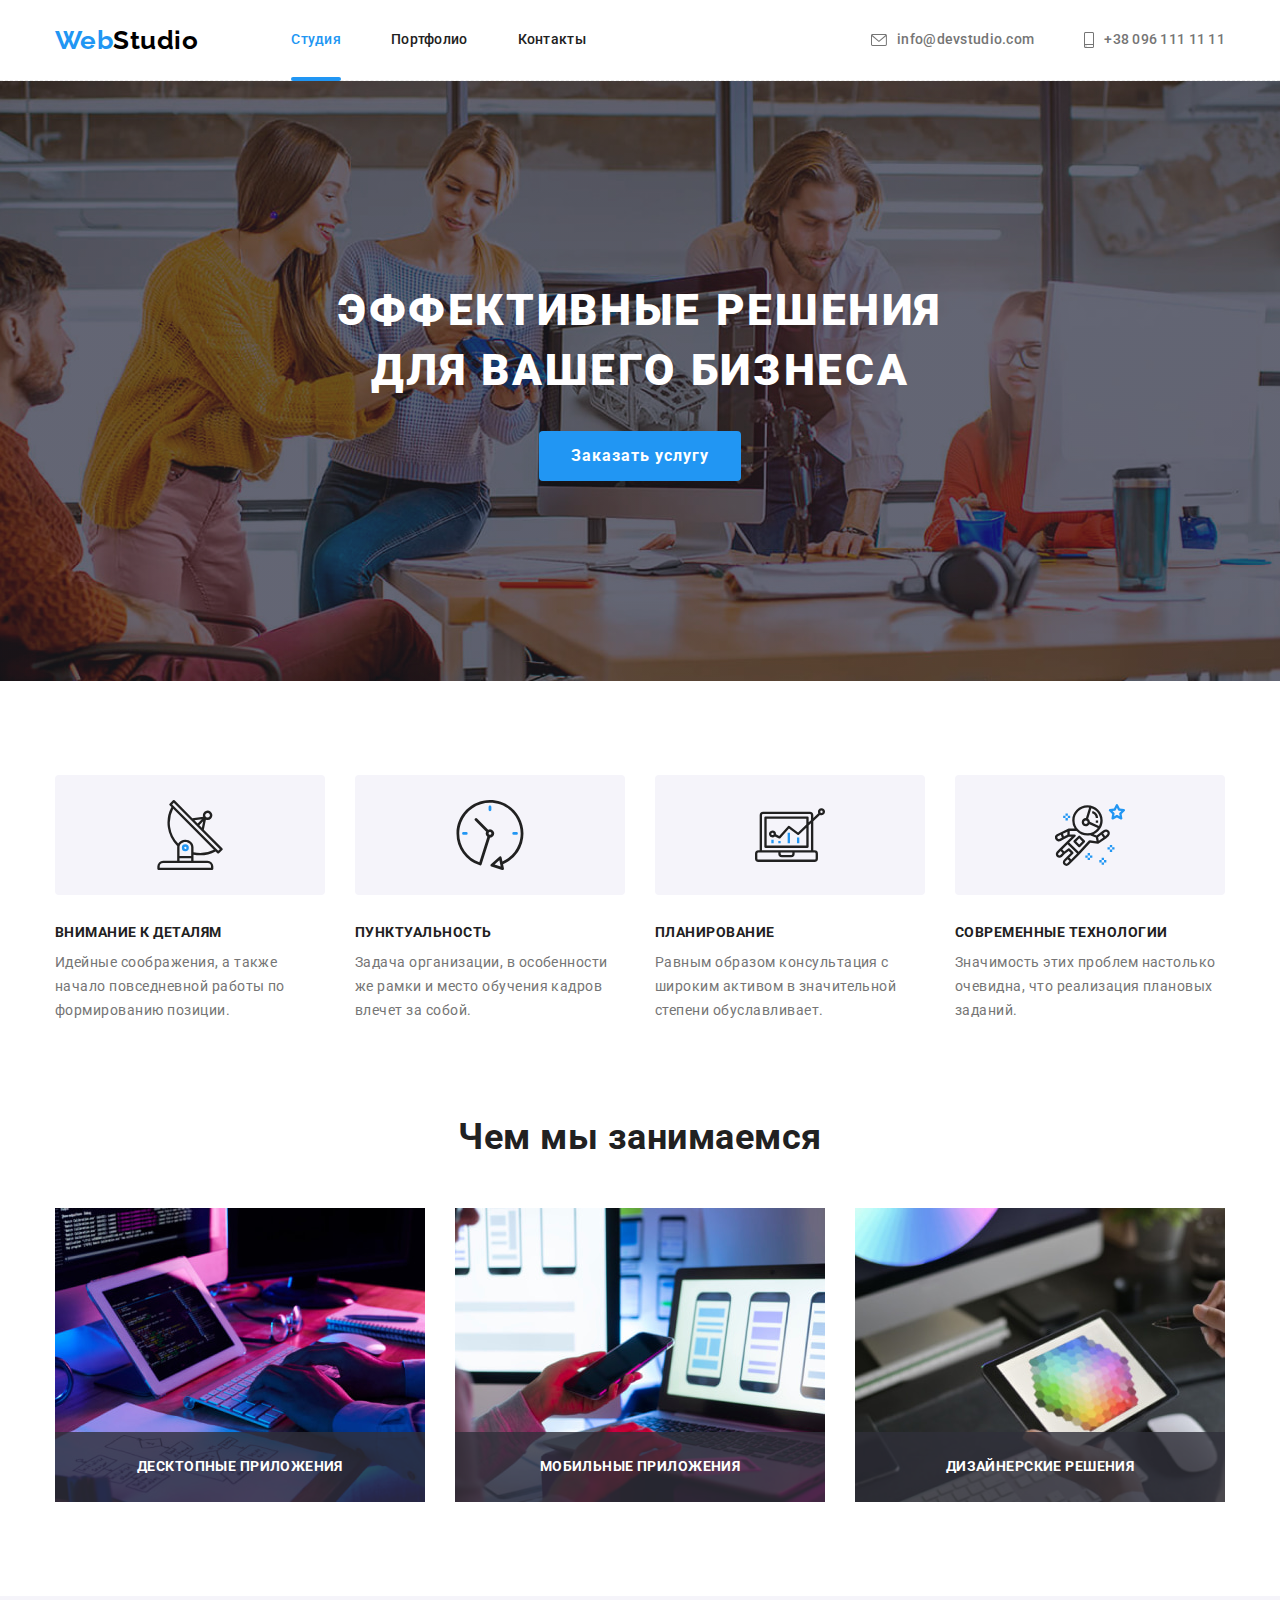
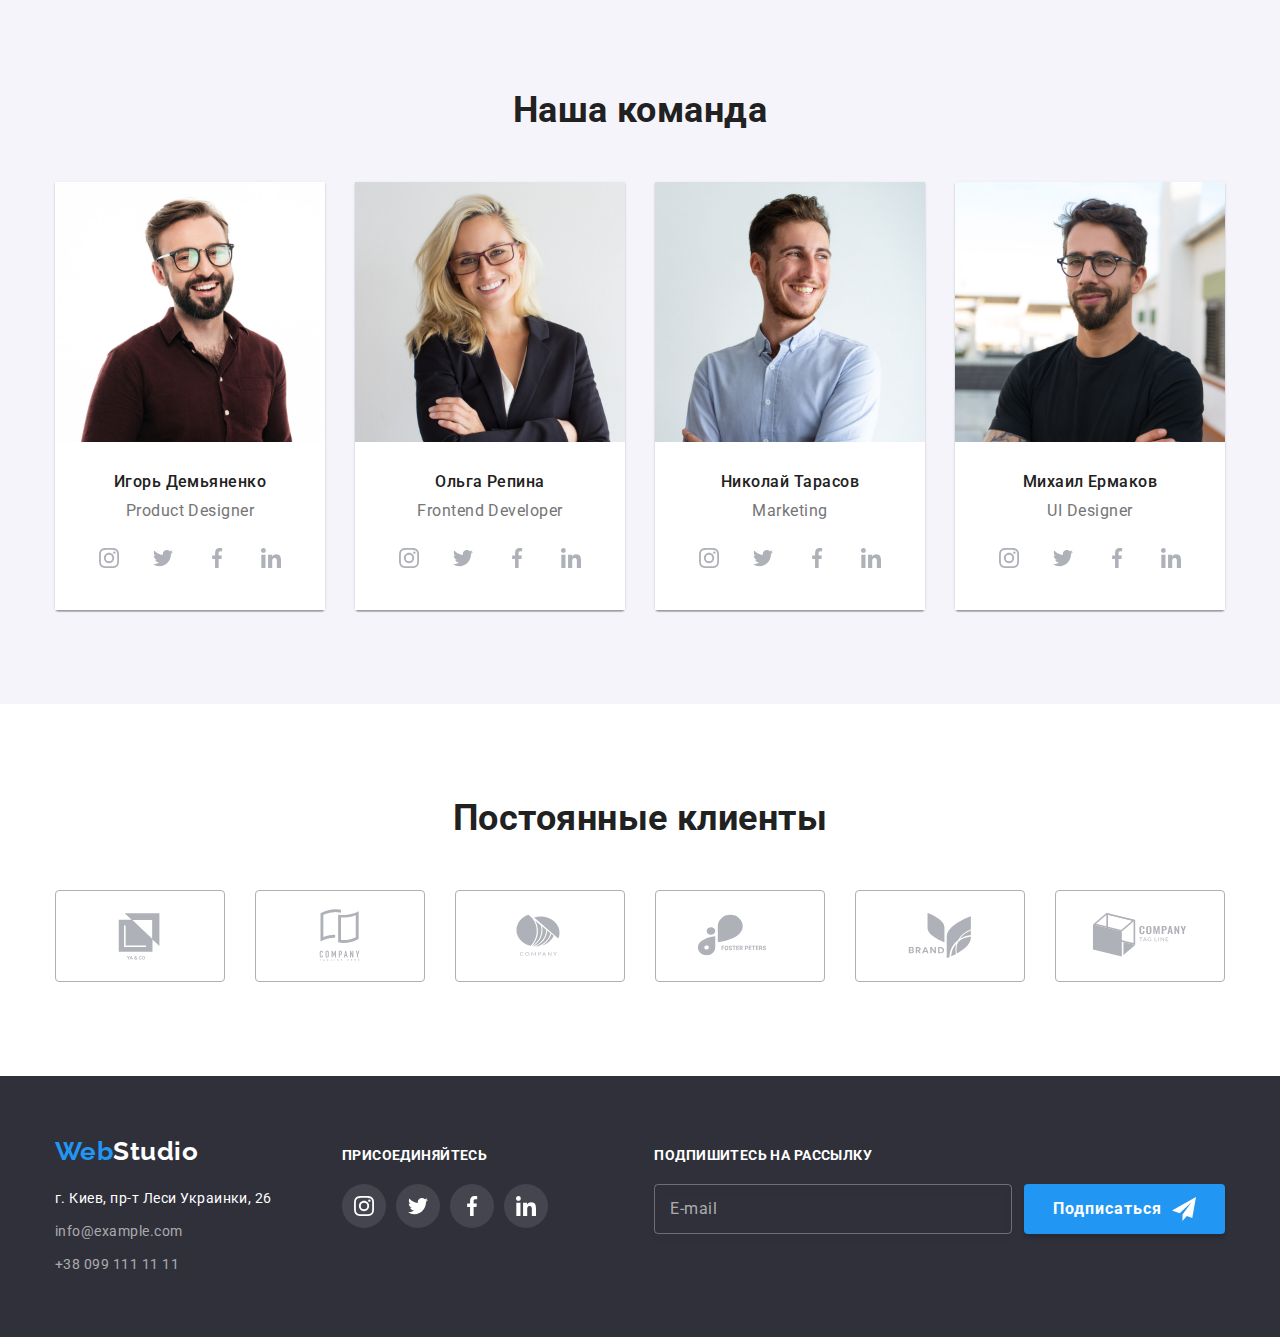
<file: index.html>
<!DOCTYPE html>
<html lang="ru">
<head>
    <meta charset="UTF-8">
    <meta http-equiv="X-UA-Compatible" content="IE=edge">
    <meta name="viewport" content="width=device-width, initial-scale=1.0">
    <title>Home work</title>
    <link rel="preconnect" href="https://fonts.googleapis.com">
    <link rel="preconnect" href="https://fonts.gstatic.com" crossorigin>
    <link href="https://fonts.googleapis.com/css2?family=Raleway:wght@700&family=Roboto:wght@400;500;700;900&display=swap"
        rel="stylesheet">
        <link rel="stylesheet" href="https://cdn.jsdelivr.net/npm/modern-normalize@1.1.0/modern-normalize.min.css">
    <link rel="stylesheet" href="./css/styles.css">
</head>
<body>
    <header class="header">
        <div class="container header-container">
            <a class="logo link" href="./index.html">Web<span class="logo-primary">Studio</span></a>
            <nav>
                <ul class="nav-list list">
                    <li class="nav-item"><a class="nav-link current link" href="./index.html">Студия</a></li>
                    <li class="nav-item"><a class="nav-link link" href="./portfolio.html">Портфолио</a></li>
                    <li class="nav-item"><a class="nav-link link" href="">Контакты</a></li>
                </ul>
            </nav>
            <ul class="header-contact-list list">
                <li class="header-contact-item">
                    <a class="header-contact link" href="mailto:info@devstudio.com">
                        <svg class="mail-icon" width="16" height="12">
                        <use href="./images/icons.svg#icon-mail"></use>
                        </svg>
                        info@devstudio.com
                    </a>
                </li>
                <li class="header-contact-item">
                    <a class="header-contact link" href="tel:+380961111111">
                        <svg class="smartphone-icon" width="10" height="16">
                        <use href="./images/icons.svg#icon-smartphone"></use>
                        </svg>
                        +38 096 111 11 11
                    </a>
                </li>
            </ul>
        </div>
    </header>
    <main>
        <section class="hero">
            <div class="container">
                <h1 class="hero-title">Эффективные решения для вашего бизнеса</h1>
                <button class="service-btn" data-modal-open type="button">Заказать услугу</button>
            </div>
        </section>
        <section class="section">
            <div class="container">
                <h2 class="visually-hidden">Преимущества компании</h2>
                <ul class="features-list list">
                    <li class="features-item">
                        <div class="features-icon">
                            <svg width="70" height="70">
                                <use href="./images/icons.svg#icon-antenna"></use>
                            </svg>
                        </div>
                        <h3 class="features-title">Внимание к деталям</h3>
                        <p class="features-text">Идейные соображения, а также начало повседневной работы по формированию позиции.</p>
                    </li>
                    <li class="features-item">
                        <div class="features-icon">
                            <svg width="70" height="70">
                                <use href="./images/icons.svg#icon-clock"></use>
                            </svg>
                        </div>
                        <h3 class="features-title">Пунктуальность</h3>
                        <p class="features-text">Задача организации, в особенности же рамки и место обучения кадров влечет за собой.</p>
                    </li>
                    <li class="features-item">
                        <div class="features-icon">
                            <svg width="70" height="70">
                                <use href="./images/icons.svg#icon-diagram"></use>
                            </svg>
                        </div>
                        <h3 class="features-title">Планирование</h3>
                        <p class="features-text">Равным образом консультация с широким активом в значительной степени обуславливает.</p>
                    </li>
                    <li class="features-item">
                        <div class="features-icon">
                            <svg width="70" height="70">
                                <use href="./images/icons.svg#icon-astronaut"></use>
                            </svg>
                        </div>
                        <h3 class="features-title">Современные технологии</h3>
                        <p class="features-text">Значимость этих проблем настолько очевидна, что реализация плановых заданий.</p>
                    </li>
                </ul>
        </div>
        </section>
        <section class="services section">
            <div class="container">
                <h2 class="services-title">Чем мы занимаемся</h2>
                <ul class="services-list list">
                    <li class="services-item"><img src="./images/img-1.jpg" alt="Разработка сайтов" width="370">
                        <div class="services-wrapper">
                            <h3 class="services-subtitle">Десктопные приложения</h3>
                        </div>
                    </li>
                    <li class="services-item"><img src="./images/img-2.jpg" alt="Разработка мобильных приложений" width="370">
                        <div class="services-wrapper">
                            <h3 class="services-subtitle">Мобильные приложения</h3>
                        </div>
                    </li>
                    <li class="services-item"><img src="./images/img-3.jpg" alt="Разработка дизайна проекта" width="370">
                        <div class="services-wrapper">
                            <h3 class="services-subtitle">Дизайнерские решения</h3>
                        </div>
                    </li>
                </ul>
            </div>
        </section>
        <section class="team section">
            <div class="container">
                <h2 class="team-title">Наша команда</h2>
                <ul class="team-list list">
                    <li class="team-item">
                        <img src="./images/team-img-1.jpg" alt="Игорь Демьяненко" width="270">
                        <div class="team-wrapper">
                            <h3 class="team-subtitle">Игорь Демьяненко</h3>
                            <p class="team-text">Product Designer</p>
                            <ul class="socials-list list">
                                <li class="socials-item">
                                    <a class="socials-link" href="">
                                        <svg class="socials-icon"  width="20" height="20">
                                            <use href="./images/icons.svg#icon-instagram"></use>
                                        </svg>
                                    </a>
                                </li>
                                <li class="socials-item">
                                    <a class="socials-link" href="">
                                        <svg class="socials-icon" width="20" height="20">
                                            <use href="./images/icons.svg#icon-twitter"></use>
                                        </svg>
                                    </a>
                                </li>
                                <li class="socials-item">
                                    <a class="socials-link" href="">
                                        <svg class="socials-icon" width="20" height="20">
                                            <use href="./images/icons.svg#icon-facebook"></use>
                                        </svg>
                                    </a>
                                </li>
                                <li class="socials-item">
                                    <a class="socials-link" href="">
                                        <svg class="socials-icon" width="20" height="20">
                                            <use href="./images/icons.svg#icon-linkedin"></use>
                                        </svg>
                                    </a>
                                </li>
                            </ul>
                        </div>
                    </li>
                    <li class="team-item">
                        <img src="./images/team-img-2.jpg" alt="Ольга Репина" width="270">
                        <div class="team-wrapper">
                            <h3 class="team-subtitle">Ольга Репина</h3>
                            <p class="team-text">Frontend Developer</p>
                            <ul class="socials-list list">
                                <li class="socials-item">
                                    <a class="socials-link" href="">
                                        <svg class="socials-icon"  width="20" height="20">
                                            <use href="./images/icons.svg#icon-instagram"></use>
                                        </svg>
                                    </a>
                                </li>
                                <li class="socials-item">
                                    <a class="socials-link" href="">
                                        <svg class="socials-icon"  width="20" height="20">
                                            <use href="./images/icons.svg#icon-twitter"></use>
                                        </svg>
                                    </a>
                                </li>
                                <li class="socials-item">
                                    <a class="socials-link" href="">
                                        <svg class="socials-icon"  width="20" height="20">
                                            <use href="./images/icons.svg#icon-facebook"></use>
                                        </svg>
                                    </a>
                                </li>
                                <li class="socials-item">
                                    <a class="socials-link" href="">
                                        <svg class="socials-icon"  width="20" height="20">
                                            <use href="./images/icons.svg#icon-linkedin"></use>
                                        </svg>
                                    </a>
                                </li>
                            </ul>
                        </div>
                    </li>
                    <li class="team-item">
                        <img src="./images/team-img-3.jpg" alt="Николай Тарасов" width="270">
                        <div class="team-wrapper">
                            <h3 class="team-subtitle">Николай Тарасов</h3>
                            <p class="team-text">Marketing</p>
                            <ul class="socials-list list">
                                <li class="socials-item">
                                    <a class="socials-link" href="">
                                        <svg class="socials-icon"  width="20" height="20">
                                            <use href="./images/icons.svg#icon-instagram"></use>
                                        </svg>
                                    </a>
                                </li>
                                <li class="socials-item">
                                    <a class="socials-link" href="">
                                        <svg class="socials-icon"  width="20" height="20">
                                            <use href="./images/icons.svg#icon-twitter"></use>
                                        </svg>
                                    </a>
                                </li>
                                <li class="socials-item">
                                    <a class="socials-link" href="">
                                        <svg class="socials-icon"  width="20" height="20">
                                            <use href="./images/icons.svg#icon-facebook"></use>
                                        </svg>
                                    </a>
                                </li>
                                <li class="socials-item">
                                    <a class="socials-link" href="">
                                        <svg class="socials-icon"  width="20" height="20">
                                            <use href="./images/icons.svg#icon-linkedin"></use>
                                        </svg>
                                    </a>
                                </li>
                            </ul>
                        </div>
                    </li>
                    <li class="team-item">
                        <img src="./images/team-img-4.jpg" alt="Михаил Ермаков" width="270">
                        <div class="team-wrapper">
                            <h3 class="team-subtitle">Михаил Ермаков</h3>
                            <p class="team-text">UI Designer</p>
                            <ul class="socials-list list">
                                <li class="socials-item">
                                    <a class="socials-link" href="">
                                        <svg class="socials-icon"  width="20" height="20">
                                            <use href="./images/icons.svg#icon-instagram"></use>
                                        </svg>
                                    </a>
                                </li>
                                <li class="socials-item">
                                    <a class="socials-link" href="">
                                        <svg class="socials-icon"  width="20" height="20">
                                            <use href="./images/icons.svg#icon-twitter"></use>
                                        </svg>
                                    </a>
                                </li>
                                <li class="socials-item">
                                    <a class="socials-link" href="">
                                        <svg class="socials-icon"  width="20" height="20">
                                            <use href="./images/icons.svg#icon-facebook"></use>
                                        </svg>
                                    </a>
                                </li>
                                <li class="socials-item">
                                    <a class="socials-link" href="">
                                        <svg class="socials-icon"  width="20" height="20">
                                            <use href="./images/icons.svg#icon-linkedin"></use>
                                        </svg>
                                    </a>
                                </li>
                            </ul>
                        </div>
                    </li>
                </ul>
            </div>
        </section>
        <section class="section">
            <div class="container">
                <h2 class="clients-title">Постоянные клиенты</h2>
                <ul class="clients-list list">
                    <li class="clients-item">
                        <a class="clients-link" href="">
                            <svg class="clients-icon" width="106" height="60">
                            <use href="./images/icons.svg#icon-client-1"></use>
                            </svg>
                        </a>
                    </li>
                    <li class="clients-item"><a class="clients-link" href="">
                        <svg class="clients-icon" width="106" height="60">
                            <use href="./images/icons.svg#icon-client-2"></use>
                        </svg>
                    </a></li>
                    <li class="clients-item"><a class="clients-link" href="">
                        <svg class="clients-icon" width="106" height="60">
                            <use href="./images/icons.svg#icon-client-3"></use>
                        </svg>
                    </a></li>
                    <li class="clients-item"><a class="clients-link" href="">
                        <svg class="clients-icon" width="106" height="60">
                            <use href="./images/icons.svg#icon-client-4"></use>
                        </svg>
                    </a></li>
                    <li class="clients-item"><a  class="clients-link" href="">
                        <svg class="clients-icon" width="106" height="60">
                            <use href="./images/icons.svg#icon-client-5"></use>
                        </svg>
                    </a></li>
                    <li class="clients-item"><a class="clients-link" href="">
                        <svg class="clients-icon" width="106" height="60">
                            <use href="./images/icons.svg#icon-client-6"></use>
                        </svg>
                    </a></li>
                </ul>
            </div>
        </section>
    </main>

    <footer class="footer">
        <div class="footer-adress container">
            <div>
                <a class="footer-logo link" href="/">Web<span class="logo-secondary">Studio</span></a>
                <address>
                    <ul class="list">
                        <li class="footer-contact-item"><a class="adress-link link"
                                href="https://www.google.com.ua/maps/place/%D0%B1%D1%83%D0%BB.+%D0%9B%D0%B5%D1%81%D0%B8+%D0%A3%D0%BA%D1%80%D0%B0%D0%B8%D0%BD%D0%BA%D0%B8,+26,+%D0%9A%D0%B8%D0%B5%D0%B2,+02000/@50.4265841,30.5361971,17z/data=!3m1!4b1!4m5!3m4!1s0x40d4cf0e033ecbe9:0x57a4dffefec77da0!8m2!3d50.4265807!4d30.5383858?hl=ru">г.
                                Киев, пр-т Леси Украинки, 26</a></li>
                        <li class="footer-contact-item"><a class="footer-contact link"
                                href="mailto:info@example.com">info@example.com</a></li>
                        <li class="footer-contact-item"><a class="footer-contact link" href="tel:+380991111111">+38 099 111 11 11</a>
                        </li>
                    </ul>
                </address>
            </div>
            <div class="footer-socials">
                <address>
                    <b class="footer-subtitle">присоединяйтесь</b>
                    <ul class="footer-socials-list list">
                        <li class="footer-socials-item">
                            <a class="footer-socials-link" href="">
                                <svg class="footer-socials-icon" width="20" height="20">
                                    <use href="./images/icons.svg#icon-instagram"></use>
                                </svg>
                            </a>
                        </li>
                        <li class="footer-socials-item">
                            <a class="footer-socials-link" href="">
                                <svg class="footer-socials-icon" width="20" height="20">
                                    <use href="./images/icons.svg#icon-twitter"></use>
                                </svg>
                            </a>
                        </li>
                        <li class="footer-socials-item">
                            <a class="footer-socials-link" href="">
                                <svg class="footer-socials-icon" width="20" height="20">
                                    <use href="./images/icons.svg#icon-facebook"></use>
                                </svg>
                            </a>
                        </li>
                        <li class="footer-socials-item">
                            <a class="footer-socials-link" href="">
                                <svg class="footer-socials-icon" width="20" height="20">
                                    <use href="./images/icons.svg#icon-linkedin"></use>
                                </svg>
                            </a>
                        </li>
                    </ul>
                </address>
            </div>

            <form class="footer-form">
                <b class="footer-subtitle">Подпишитесь на рассылку</b>
                <div class="footer-form-wrapper">
                    <div class="form-wrapper">
                        <input class="form" type="email" name="email" id="email" placeholder=" ">
                        <label class="form-label" for="email">E-mail</label>
                    </div>
                    <button class="footer-btn" type="submit">
                        Подписаться
                        <svg class="footer-btn-icon" width="24" height="24">
                            <use href="./images/icons.svg#icon-send"></use>
                        </svg>
                    </button>
                </div>
            </form>
             
        </div>
    </footer>
    
    <div class="backdrop is-hidden" data-modal>
        <div class="modal">
            <button class="close-btn" data-modal-close>
                <svg class="close-modal" width="11" height="11">
                    <use href="./images/icons.svg#close-modal"></use>
                </svg>
            </button>
            <b class="modal-subtitle">Оставьте свои данные, мы вам перезвоним</b>
            <form class="modal-form">
                <label class="modal-label" for="user-name">
                    Имя
                </label>
                <div class="modal-input-wrapper">
                    <input class="modal-input" type="text" name="user-name" id="user-name">
                    <svg class="modal-input-icon" width="18" height="18">
                        <use href="./images/icons.svg#icon-person"></use>
                    </svg>
                </div>
                <label class="modal-label" for="user-phone">
                    Телефон
                </label>
                <div class="modal-input-wrapper">
                    <input class="modal-input" type="tel" name="phone-number" id="user-phone">
                    <svg class="modal-input-icon" width="18" height="18">
                        <use href="./images/icons.svg#icon-phone"></use>
                    </svg>
                </div>
                <label class="modal-label" for="user-email">
                    Почта
                </label>
                <div class="modal-input-wrapper">
                    <input class="modal-input" type="email" name="email" id="user-email">
                    <svg class="modal-input-icon" width="18" height="18">
                        <use href="./images/icons.svg#icon-email"></use>
                    </svg>
                </div>
                <label class="modal-label" for="comment">
                    Комментарий
                </label>
                <textarea class="modal-comment" name="comment" id="comment" placeholder="Введите текст"></textarea>
                
                <label class="checkbox-label">
                    <input class="checkbox visually-hidden" type="checkbox" name="user-agreement ">
                    <svg class="checkbox-icon" width="16" height="15">
                        <use href="./images/icons.svg#icon-check"></use>
                    </svg>
                    Соглашаюсь с рассылкой и принимаю <a class="modal-link" href="">Условия договора</a>
                </label>
                <button class="modal-btn" type="submit">Отправить</button>
            </form>
        </div>
    </div>
    <script src="./js/modal.js"></script>
</body>
</html>
</file>
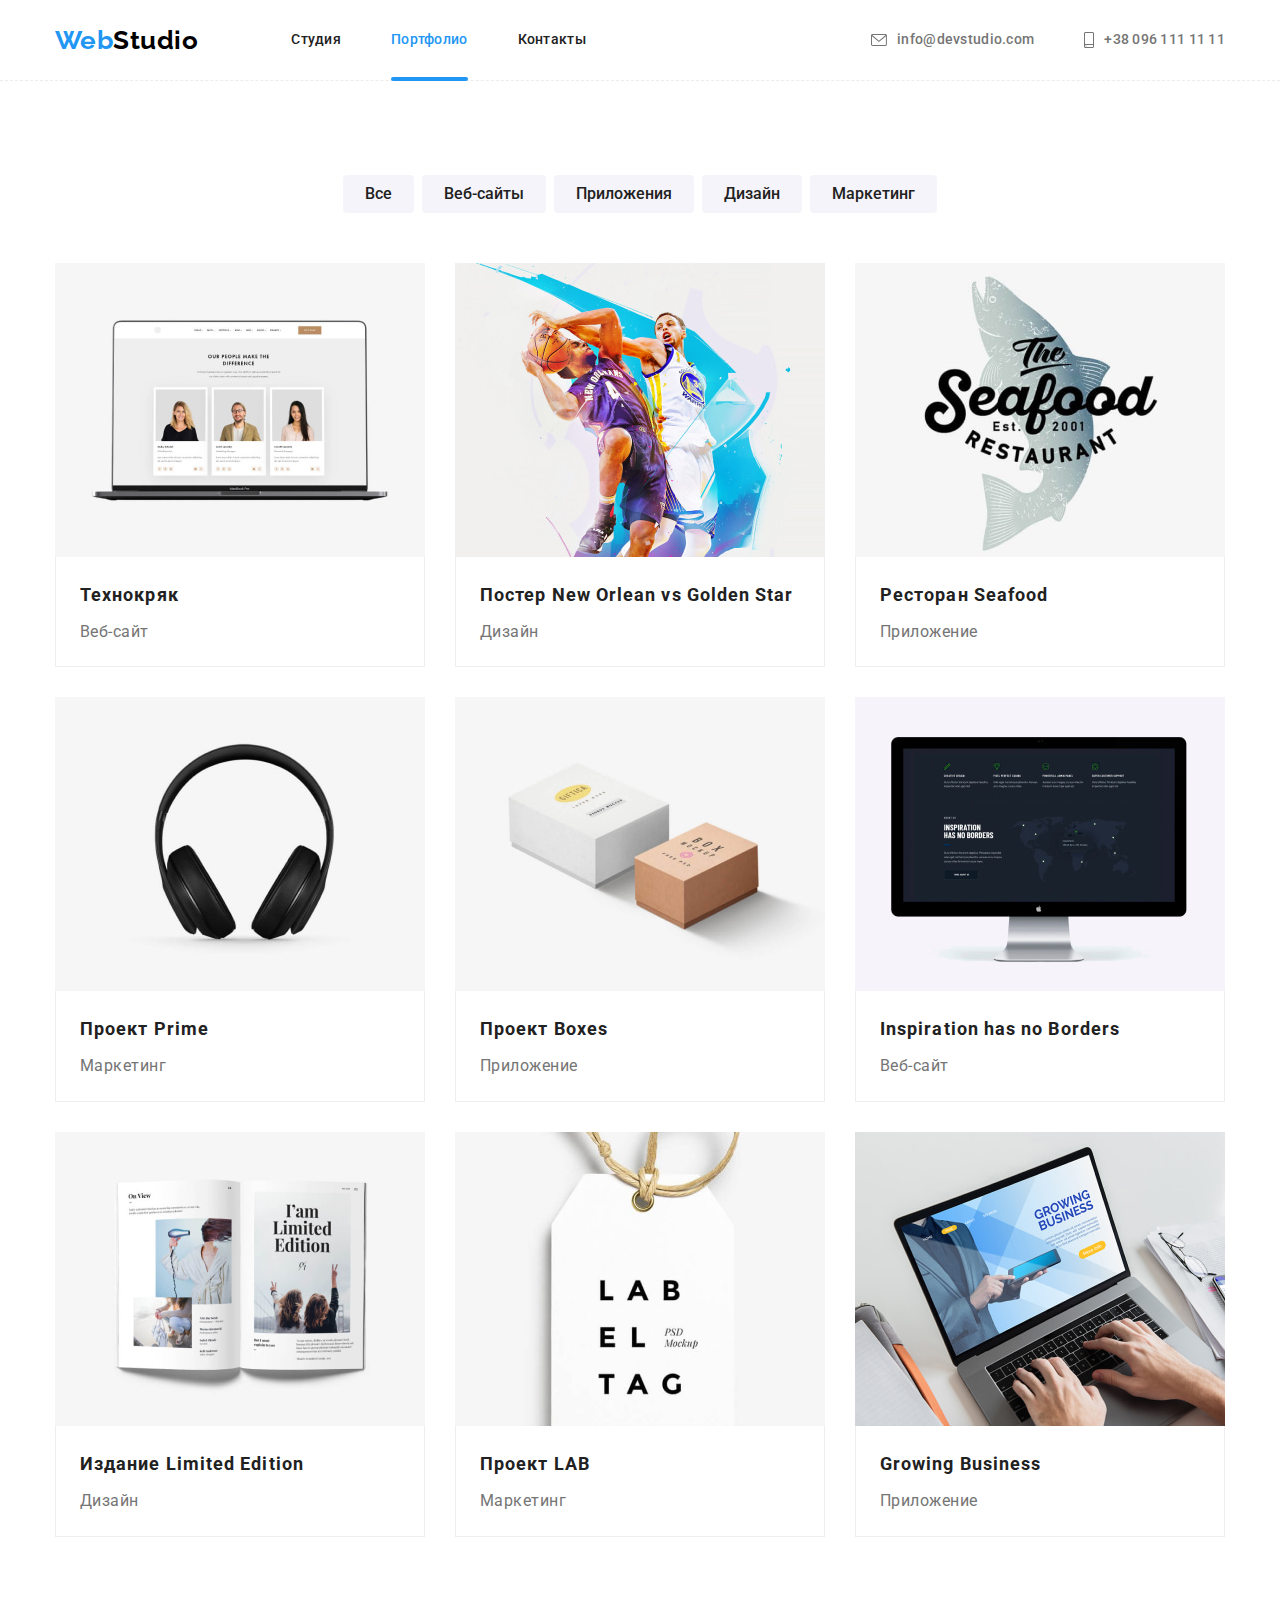
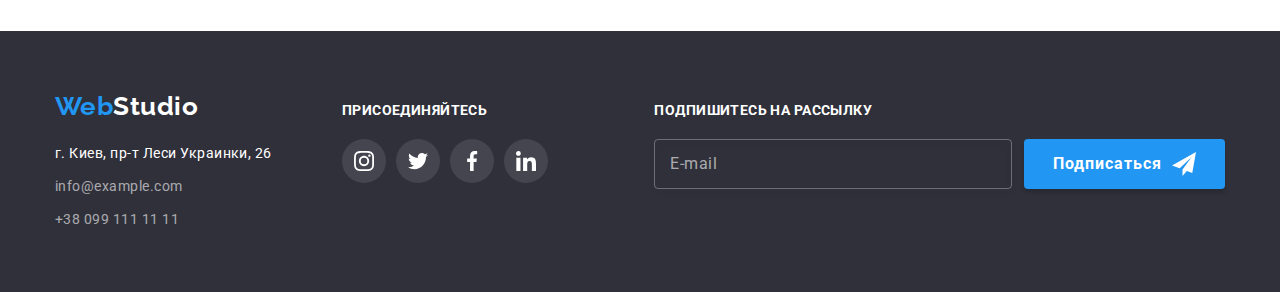
<file: portfolio.html>
<!DOCTYPE html>
<html lang="ru">

<head>
    <meta charset="UTF-8">
    <meta http-equiv="X-UA-Compatible" content="IE=edge">
    <meta name="viewport" content="width=device-width, initial-scale=1.0">
    <title>Home work</title>
    <link rel="preconnect" href="https://fonts.googleapis.com">
    <link rel="preconnect" href="https://fonts.gstatic.com" crossorigin>
    <link href="https://fonts.googleapis.com/css2?family=Raleway:wght@700&family=Roboto:wght@400;500;700;900&display=swap"
        rel="stylesheet">
    <link rel="stylesheet" href="https://cdn.jsdelivr.net/npm/modern-normalize@1.1.0/modern-normalize.min.css">
        
    <link rel="stylesheet" href="./css/styles.css">
</head>

<body>
    <header class="header">
        <div class="container header-container">
            <a class="logo link" href="./index.html">Web<span class="logo-primary">Studio</span></a>
            <nav>
                <ul class="nav-list list">
                    <li class="nav-item"><a class="nav-link link" href="./index.html">Студия</a></li>
                    <li class="nav-item"><a class="nav-link current link" href="./portfolio.html">Портфолио</a></li>
                    <li class="nav-item"><a class="nav-link link" href="">Контакты</a></li>
                </ul>
            </nav>
            <ul class="header-contact-list list">
                <li class="header-contact-item">
                    <a class="header-contact link" href="mailto:info@devstudio.com">
                        <svg class="mail-icon" width="16" height="12">
                            <use href="./images/icons.svg#icon-mail"></use>
                        </svg>
                        info@devstudio.com
                    </a>
                </li>
                <li class="header-contact-item">
                    <a class="header-contact link" href="tel:+380961111111">
                        <svg class="smartphone-icon" width="10" height="16">
                            <use href="./images/icons.svg#icon-smartphone"></use>
                        </svg>
                        +38 096 111 11 11
                    </a>
                </li>
            </ul>
        </div>
    </header>
    <main>
        <section class="section">
            <div class="container">
                <h1 class="visually-hidden">Портфолио</h1>
                <ul class="filter-list list">
                    <li class="filter-list-item"><button class="filter-item" type="button">Все</button></li>
                    <li class="filter-list-item"><button class="filter-item" type="button">Веб-сайты</button></li>
                    <li class="filter-list-item"><button class="filter-item" type="button">Приложения</button></li>
                    <li class="filter-list-item"><button class="filter-item" type="button">Дизайн</button></li>
                    <li class="filter-list-item"><button class="filter-item" type="button">Маркетинг</button></li>
                </ul>
                <ul class="works-list list">
                    <li class="works-item">
                        <a class="works-link link" href="">
                            <div class="card-overlay">
                                <img src="./images/project-img-1.jpg" alt="Ноутбук" width="370">
                                <div class="overlay">
                                    <p class="overlay-text">
                                    Ресурс предлагает комплексные предложения с разным уровнем функционала и сервисов. Все это позволит посетителю получить
                                    исчерпывающие сведения о компании или частном лице.
                                    </p>
                                </div>
                            </div>
                            <div class="card-wrapper">
                                <h2 class="card-title">Технокряк</h2>
                                <p class="card-description">Веб-сайт</p>
                            </div>
                        </a>
                
                    </li>
                    <li class="works-item">
                        <a class="works-link link" href="">
                            <div class="card-overlay">
                                <img src="./images/project-img-2.jpg" alt="Постер" width="370">
                                <div class="overlay">
                                    <p class="overlay-text">
                                        Ресурс предлагает комплексные предложения с разным уровнем функционала и сервисов. Все это позволит посетителю
                                        получить
                                        исчерпывающие сведения о компании или частном лице.
                                    </p>
                                </div>
                            </div>
                            <div class="card-wrapper">
                                <h2 class="card-title">Постер New Orlean vs Golden Star</h2>
                                <p class="card-description">Дизайн</p>
                            </div>
                        </a>
                    </li>
                    <li class="works-item">
                        <a class="works-link link" href="">
                            <div class="card-overlay">
                                <img src="./images/project-img-3.jpg" alt="Логотип ресторана" width="370">
                                <div class="overlay">
                                    <p class="overlay-text">
                                        Ресурс предлагает комплексные предложения с разным уровнем функционала и сервисов. Все это позволит посетителю
                                        получить
                                        исчерпывающие сведения о компании или частном лице.
                                    </p>
                                </div>
                            </div>
                            <div class="card-wrapper">
                                <h2 class="card-title">Ресторан Seafood</h2>
                                <p class="card-description">Приложение</p>
                            </div>
                        </a>
                    </li>
                    <li class="works-item">
                        <a class="works-link link" href="">
                            <div class="card-overlay">
                                <img class="works-img" src="./images/project-img-4.jpg" alt="Наушники" width="370">
                                <div class="overlay">
                                    <p class="overlay-text">
                                        Ресурс предлагает комплексные предложения с разным уровнем функционала и сервисов. Все это позволит посетителю
                                        получить
                                        исчерпывающие сведения о компании или частном лице.
                                    </p>
                                </div>
                            </div>
                            <div class="card-wrapper">
                                <h2 class="card-title">Проект Prime</h2>
                                <p class="card-description">Маркетинг</p>
                            </div>
                        </a>
                
                    </li>
                    <li class="works-item">
                        <a class="works-link link" href="">
                            <div class="card-overlay">
                                <img src="./images/project-img-5.jpg" alt="Коробки" width="370">
                                <div class="overlay">
                                    <p class="overlay-text">
                                        Ресурс предлагает комплексные предложения с разным уровнем функционала и сервисов. Все это позволит посетителю
                                        получить
                                        исчерпывающие сведения о компании или частном лице.
                                    </p>
                                </div>
                            </div>
                            <div class="card-wrapper">
                                <h2 class="card-title">Проект Boxes</h2>
                                <p class="card-description">Приложение</p>
                            </div>
                        </a>
                
                    </li>
                    <li class="works-item">
                        <a class="works-link link" href="">
                            <div class="card-overlay">
                                <img src="./images/project-img-6.jpg" alt="Монитор" width="370">
                                <div class="overlay">
                                    <p class="overlay-text">
                                        Ресурс предлагает комплексные предложения с разным уровнем функционала и сервисов. Все это позволит посетителю
                                        получить
                                        исчерпывающие сведения о компании или частном лице.
                                    </p>
                                </div>
                            </div>
                            <div class="card-wrapper">
                                <h2 class="card-title">Inspiration has no Borders</h2>
                                <p class="card-description">Веб-сайт</p>
                            </div>
                        </a>
                    </li>
                    <li class="works-item">
                        <a class="works-link link" href="">
                            <div class="card-overlay">
                                <img src="./images/project-img-7.jpg" alt="Журнал" width="370">
                                <div class="overlay">
                                    <p class="overlay-text">
                                        Ресурс предлагает комплексные предложения с разным уровнем функционала и сервисов. Все это позволит посетителю
                                        получить
                                        исчерпывающие сведения о компании или частном лице.
                                    </p>
                                </div>
                            </div>
                            <div class="card-wrapper">
                                <h2 class="card-title">Издание Limited Edition</h2>
                                <p class="card-description">Дизайн</p>
                            </div>
                        </a>
                    </li>
                    <li class="works-item">
                        <a class="works-link link" href="">
                            <div class="card-overlay">
                                <img src="./images/project-img-8.jpg" alt="Ярлык" width="370">
                                <div class="overlay">
                                    <p class="overlay-text">
                                        Ресурс предлагает комплексные предложения с разным уровнем функционала и сервисов. Все это позволит посетителю
                                        получить
                                        исчерпывающие сведения о компании или частном лице.
                                    </p>
                                </div>
                            </div>
                            <div class="card-wrapper">
                                <h2 class="card-title">Проект LAB</h2>
                                <p class="card-description">Маркетинг</p>
                            </div>
                        </a>
                    </li>
                    <li class="works-item">
                        <a class="works-link link" href="">
                            <div class="card-overlay">
                                <img src="./images/project-img-9.jpg" alt="Работа за ноутбуком" width="370">
                                <div class="overlay">
                                    <p class="overlay-text">
                                        Ресурс предлагает комплексные предложения с разным уровнем функционала и сервисов. Все это позволит посетителю
                                        получить
                                        исчерпывающие сведения о компании или частном лице.
                                    </p>
                                </div>
                            </div>
                            <div class="card-wrapper">
                                <h2 class="card-title">Growing Business</h2>
                                <p class="card-description">Приложение</p>
                            </div>
                        </a>
                    </li>
                </ul>
            </div>
        </section>
    </main>
    <footer class="footer">
        <div class="footer-adress container">
            <div>
                <a class="footer-logo link" href="/">Web<span class="logo-secondary">Studio</span></a>
                <address>
                    <ul class="list">
                        <li class="footer-contact-item"><a class="adress-link link"
                                href="https://www.google.com.ua/maps/place/%D0%B1%D1%83%D0%BB.+%D0%9B%D0%B5%D1%81%D0%B8+%D0%A3%D0%BA%D1%80%D0%B0%D0%B8%D0%BD%D0%BA%D0%B8,+26,+%D0%9A%D0%B8%D0%B5%D0%B2,+02000/@50.4265841,30.5361971,17z/data=!3m1!4b1!4m5!3m4!1s0x40d4cf0e033ecbe9:0x57a4dffefec77da0!8m2!3d50.4265807!4d30.5383858?hl=ru">г.
                                Киев, пр-т Леси Украинки, 26</a></li>
                        <li class="footer-contact-item"><a class="footer-contact link"
                                href="mailto:info@example.com">info@example.com</a></li>
                        <li class="footer-contact-item"><a class="footer-contact link" href="tel:+380991111111">+38 099 111
                                11 11</a>
                        </li>
                    </ul>
                </address>
            </div>
            <div class="footer-socials">
                <address>
                    <p class="footer-subtitle">присоединяйтесь</p>
                    <ul class="footer-socials-list list">
                        <li class="footer-socials-item">
                            <a class="footer-socials-link" href="">
                                <svg class="footer-socials-icon" width="20" height="20">
                                    <use href="./images/icons.svg#icon-instagram"></use>
                                </svg>
                            </a>
                        </li>
                        <li class="footer-socials-item">
                            <a class="footer-socials-link" href="">
                                <svg class="footer-socials-icon" width="20" height="20">
                                    <use href="./images/icons.svg#icon-twitter"></use>
                                </svg>
                            </a>
                        </li>
                        <li class="footer-socials-item">
                            <a class="footer-socials-link" href="">
                                <svg class="footer-socials-icon" width="20" height="20">
                                    <use href="./images/icons.svg#icon-facebook"></use>
                                </svg>
                            </a>
                        </li>
                        <li class="footer-socials-item">
                            <a class="footer-socials-link" href="">
                                <svg class="footer-socials-icon" width="20" height="20">
                                    <use href="./images/icons.svg#icon-linkedin"></use>
                                </svg>
                            </a>
                        </li>
                    </ul>
                </address>
            </div>
    
            <form class="footer-form" action="">
                <p class="footer-subtitle">Подпишитесь на рассылку</p>
                <div class="footer-form-wrapper">
                    <div class="form-wrapper">
                        <input class="form" type="email" name="email" placeholder=" ">
                        <label class="form-label" for="">E-mail</label>
                    </div>
                    <button class="footer-btn" type="submit">
                        Подписаться
                        <svg class="footer-btn-icon" width="24" height="24">
                            <use href="./images/icons.svg#icon-send"></use>
                        </svg>
                    </button>
                </div>
            </form>
    
    
        </div>
    </footer>

</body>

</html>
</file>
<file: css/styles.css>
:root {
  --main-bg-color: #ffffff;
  --secondary-bg-color: #2f303a;
  --accent-bg-color: #f5f4fa;
  --main-txt-color: #757575;
  --title-txt-color: #212121;
  --accent-color: #2196f3;
  --secondary-accent-color: #188ce8;
  --accent-black-color: #000000;
  --border-accent-color: #eeeeee;
  --accent-link-color: #afb1b8;
  --bg-link-color: #44454e;
}

body {
  font-family: Roboto,
    sans-serif;
  letter-spacing: 0.03em;
  background-color: var(--main-bg-color);
  color: var(--main-txt-color);
}

h1,
h2,
h3,
h4,
h5,
h6,
p {
  margin-top: 0;
  margin-bottom: 0;
}

img {
  display: block;
  max-width: 100%;
  height: auto;
}

.list {
  list-style: none;
  margin-top: 0;
  margin-bottom: 0;
  padding-left: 0;
}

.link {
  text-decoration: none;
}

.section {
  padding-top: 94px;
  padding-bottom: 94px;
}

.container {
  width: 1200px;
  padding-left: 15px;
  padding-right: 15px;
  margin-right: auto;
  margin-left: auto;
}

.header {
  border-bottom-width: 1px;
  border-bottom-style: dashed;
  border-bottom-color: #ececec;
}

.header-container {
  display: flex;
  align-items: center;
}

.logo {
  margin-right: 93px;
  font-family: Raleway;
  font-weight: 700;
  font-size: 26px;
  line-height: 1.19;
  color: var(--accent-color);
}

.logo-primary {
  color: var(--accent-black-color);
}

.logo-secondary {
  color: var(--main-bg-color);
}

.nav-list {
  display: flex;
  align-items: center;
}

.nav-item {
  margin-right: 50px;
}

.nav-item:last-child {
  margin: 0;
}

.nav-link {
  position: relative;
  display: block;
  padding-top: 32px;
  padding-bottom: 32px;
  font-weight: 500;
  font-size: 14px;
  line-height: 1.14;
  letter-spacing: 0.02em;
  color: var(--title-txt-color);
  transition: color 250ms cubic-bezier(0.4, 0, 0.2, 1);
}

.nav-link:hover,
.nav-link:focus {
  color: var(--accent-color);
}

.nav-link.current {
  color: var(--accent-color);
}

.nav-link.current::after {
  content: "";
  position: absolute;
  bottom: -1px;
  display: block;
  width: 100%;
  height: 4px;
  border-radius: 2px;
  background-color: var(--accent-color);
}

.header-contact-list {
  display: flex;
  align-items: center;
  margin-left: auto;
}

.header-contact-item {
  margin-right: 50px;
}

.header-contact-item:last-child {
  margin-right: 0;
}

.header-contact {
  display: flex;
  align-items: center;
  color: currentColor;
  font-weight: 500;
  font-size: 14px;
  line-height: 1.14;
  letter-spacing: 0.02em;
  transition: color 250ms cubic-bezier(0.4, 0, 0.2, 1);
}

.header-contact:hover,
.header-contact:focus {
  color: var(--accent-color);
}

.mail-icon {
  margin-right: 10px;
  fill: currentColor;
}

.smartphone-icon {
  margin-right: 10px;
  fill: currentColor;
}

.hero {
  height: 600px;
  max-width: 1600px;
  margin-left: auto;
  margin-right: auto;
  padding-top: 200px;
  padding-bottom: 200px;
  text-align: center;
  background-color: var(--secondary-bg-color);
  background-image: linear-gradient(rgba(47, 48, 58, 0.4),
      rgba(47, 48, 58, 0.4)),
    url(../images/main-bg-img.jpg);
  background-position: center;
  background-repeat: no-repeat;
  background-size: cover;
}

.hero-title {
  width: 696px;
  margin-left: auto;
  margin-right: auto;
  margin-bottom: 30px;
  font-weight: 900;
  font-size: 44px;
  line-height: 1.36;
  text-align: center;
  letter-spacing: 0.06em;
  text-transform: uppercase;
  color: var(--main-bg-color);
}

.service-btn {
  padding: 10px 32px;
  border: 0;
  border-radius: 4px;
  min-width: 200px;
  background-color: var(--accent-color);
  color: var(--main-bg-color);
  font-family: inherit;
  font-weight: 700;
  font-size: 16px;
  line-height: 1.87;
  letter-spacing: 0.06em;
  cursor: pointer;
  transition: background-color 250ms cubic-bezier(0.4, 0, 0.2, 1);
}

.service-btn:hover,
.service-btn:focus {
  background-color: var(--secondary-accent-color);
}

.visually-hidden {
  position: absolute;
  width: 1px;
  height: 1px;
  margin: -1px;
  border: 0;
  padding: 0;
  white-space: nowrap;
  clip-path: inset(100%);
  clip: rect(0 0 0 0);
  overflow: hidden;
}

.features-list {
  display: flex;
}

.features-item {
  margin-right: 30px;
}

.features-item:last-child {
  margin-right: 0;
}

.features-icon {
  display: flex;
  justify-content: center;
  align-items: center;
  width: 270px;
  height: 120px;
  margin-bottom: 30px;
  border-radius: 4px;
  background-color: var(--accent-bg-color);
}

.features-title {
  margin-bottom: 10px;
  font-weight: 700;
  font-size: 14px;
  line-height: 1.14;
  text-transform: uppercase;
  color: var(--title-txt-color);
}

.features-text {
  font-size: 14px;
  line-height: 1.71;
}

.services {
  padding-top: 0;
}

.services-title,
.team-title,
.clients-title {
  margin-bottom: 50px;
  font-weight: 700;
  font-size: 36px;
  line-height: 1.16;
  text-align: center;
  color: var(--title-txt-color);
}

.services-list {
  display: flex;
}

.services-item {
  position: relative;
  margin-right: 30px;
}

.services-item:last-child {
  margin-right: 0;
}

.services-wrapper {
  position: absolute;
  bottom: 0;
  left: 0;
  width: 100%;
  height: 70px;
  display: flex;
  justify-content: center;
  align-items: center;
  background-color: rgba(47, 48, 58, 0.8);
}

.services-subtitle {
  font-weight: 700;
  font-size: 14px;
  line-height: 1.14;
  letter-spacing: 0.03em;
  text-transform: uppercase;
  color: var(--main-bg-color);
}

.team {
  background-color: var(--accent-bg-color);
}

.team-list {
  display: flex;
}

.team-item {
  margin-right: 30px;
  text-align: center;
  box-shadow: 0px 1px 3px rgba(0, 0, 0, 0.12), 0px 1px 1px rgba(0, 0, 0, 0.14),
    0px 2px 1px rgba(0, 0, 0, 0.2);
  border-radius: 0px 0px 4px 4px;
}

.team-item:last-child {
  margin-right: 0;
}

.team-wrapper {
  padding-top: 30px;
  padding-bottom: 30px;
  background-color: var(--main-bg-color);
}

.team-subtitle {
  margin-bottom: 10px;
  font-weight: 500;
  font-size: 16px;
  line-height: 1.19;
  color: var(--title-txt-color);
}

.team-text {
  margin-bottom: 16px;
  font-size: 16px;
  line-height: 1.19;

}

.socials-list {
  display: flex;
  justify-content: center;
}

.socials-item {
  margin-right: 10px;
}

.socials-item:last-child {
  margin-right: 0;
}

.socials-link {
  display: flex;
  justify-content: center;
  align-items: center;
  width: 44px;
  height: 44px;
  border-radius: 50%;
  color: var(--accent-link-color);
  transition: background-color 250ms cubic-bezier(0.4, 0, 0.2, 1), color 250ms cubic-bezier(0.4, 0, 0.2, 1);
  ;

}

.socials-link:hover,
.socials-link:focus {
  background-color: var(--accent-color);
  color: var(--main-bg-color);
}

.socials-icon {
  fill: currentColor;
}

.clients-list {
  display: flex;
}

.clients-item {
  margin-right: 30px;
}

.clients-item:last-child {
  margin-right: 0;
}

.clients-link {
  display: flex;
  justify-content: center;
  align-items: center;
  width: 170px;
  height: 92px;
  border: 1px solid var(--accent-link-color);
  border-radius: 4px;
  color: var(--accent-link-color);
  transition: color 250ms cubic-bezier(0.4, 0, 0.2, 1), border-color 250ms cubic-bezier(0.4, 0, 0.2, 1);
}

.clients-link:hover,
.clients-link:focus {
  color: var(--accent-color);
  border: 1px solid var(--accent-color);
}

.clients-icon {
  fill: currentColor;
}

.footer {
  padding-top: 60px;
  padding-bottom: 60px;
  background-color: var(--secondary-bg-color);
}

.footer-adress {
  display: flex;
  align-items: baseline;
}

.footer-logo {
  display: block;
  margin-bottom: 20px;
  color: var(--accent-color);
  font-family: Raleway;
  font-weight: 700;
  font-size: 26px;
  line-height: 1.19;
}

.footer-contact-item {
  margin-bottom: 9px;
}

.footer-contact-item:last-child {
  margin-bottom: 0;
}

.adress-link {
  color: #ffffff;
  font-style: normal;
  font-size: 14px;
  line-height: 1.71;
  transition: color 250ms cubic-bezier(0.4, 0, 0.2, 1);
}

.adress-link:hover,
.adress-link:focus {
  color: var(--accent-color);
}

.footer-contact {
  color: rgba(255, 255, 255, 0.6);
  font-style: normal;
  font-size: 14px;
  line-height: 1.71;
  transition: color 250ms cubic-bezier(0.4, 0, 0.2, 1);
}

.footer-contact:hover,
.footer-contact:focus {
  color: var(--accent-color);
}

.footer-socials {
  margin-left: 70px;
}

.footer-subtitle {
  display: inline-block;
  margin-bottom: 20px;
  font-style: normal;
  font-weight: 700;
  font-size: 14px;
  line-height: 1.14;
  letter-spacing: 0.03em;
  text-transform: uppercase;
  color: var(--main-bg-color);
}

.footer-socials-list {
  display: flex;
}

.footer-socials-item {
  margin-right: 10px;
}

.footer-socials-item:last-child {
  margin-right: 0;
}

.footer-socials-link {
  display: flex;
  justify-content: center;
  align-items: center;
  width: 44px;
  height: 44px;
  border-radius: 50%;
  background-color: var(--bg-link-color);
  transition: background-color 250ms cubic-bezier(0.4, 0, 0.2, 1);
}

.footer-socials-link:hover,
.footer-socials-link:focus {
  background-color: var(--accent-color);
}

.footer-socials-icon {
  fill: var(--main-bg-color);
}

.footer-form {
  margin-left: auto;
}

.footer-form-wrapper {
  display: flex;
}

.form-wrapper {
  position: relative;
  margin-right: 12px;
}

.form {
  width: 358px;
  height: 50px;
  padding: 15px 16px;
  border: 1px solid rgba(255, 255, 255, 0.3);
  filter: drop-shadow(0px 4px 4px rgba(0, 0, 0, 0.15));
  border-radius: 4px;
  outline: transparent;
  background-color: transparent;
}

.form:focus-within {
  color: var(--main-bg-color);
}


.form-label {
  position: absolute;
  top: 15px;
  left: 16px;
  font-weight: 400;
  font-size: 16px;
  line-height: 1.25;
  letter-spacing: 0.03em;
  color: rgba(255, 255, 255, 0.6);
  transition: transform 250ms cubic-bezier(0.4, 0, 0.2, 1);
}

.form:focus+.form-label {
  transform: translate(-20px, -35px) scale(0.8);
}

.form:not(:placeholder-shown) {
  color: var(--main-bg-color);
}

.form:not(:placeholder-shown)+.form-label {
  transform: translate(-20px, -35px) scale(0.8);
}

.footer-btn {
  display: flex;
  justify-content: center;
  align-items: center;
  padding: 10px 29px;
  border: 0;
  box-shadow: 0px 4px 4px rgba(0, 0, 0, 0.15);
  border-radius: 4px;
  cursor: pointer;
  font-weight: 700;
  font-size: 16px;
  line-height: 1.87;
  letter-spacing: 0.06em;
  color: var(--main-bg-color);
  background-color: var(--accent-color);
}

.footer-btn-icon {
  margin-left: 10px;
}

/* Портфолио */

.filter-list {
  display: flex;
  justify-content: center;
  margin-bottom: 50px;
}

.filter-list-item {
  margin-right: 8px;
}

.filter-list-item:last-child {
  margin-right: 0;
}

.filter-item {
  padding: 6px 22px;
  border: 0;
  border-radius: 4px;
  background-color: var(--accent-bg-color);
  color: var(--title-txt-color);
  font-family: inherit;
  font-weight: 500;
  font-size: 16px;
  line-height: 1.6;
  text-align: center;
  cursor: pointer;
  transition: background-color 250ms cubic-bezier(0.4, 0, 0.2, 1), color 250ms cubic-bezier(0.4, 0, 0.2, 1), box-shadow 250ms cubic-bezier(0.4, 0, 0.2, 1);
}

.filter-item:hover,
.filter-item:focus {
  background-color: var(--accent-color);
  color: var(--main-bg-color);
  box-shadow: 0px 3px 1px rgba(0, 0, 0, 0.1), 0px 1px 2px rgba(0, 0, 0, 0.08),
    0px 2px 2px rgba(0, 0, 0, 0.12);
}

.works-list {
  display: flex;
  flex-wrap: wrap;
  margin-right: -30px;
  margin-bottom: -30px;
}

.works-item {
  flex-basis: calc((100% - 90px) / 3);
  margin-right: 30px;
  margin-bottom: 30px;
}

.works-link {
  display: block;
  transition: box-shadow 250ms cubic-bezier(0.4, 0, 0.2, 1);
}

.works-link:hover,
.works-link:focus {
  box-shadow: 0px 1px 1px rgba(0, 0, 0, 0.12), 0px 4px 4px rgba(0, 0, 0, 0.06),
    1px 4px 6px rgba(0, 0, 0, 0.16);
}

.card-overlay {
  position: relative;
  overflow: hidden;
}

.overlay {
  position: absolute;
  top: 0;
  left: 0;
  width: 100%;
  height: 100%;
  padding: 63px 24px;
  background-color: rgba(33, 150, 243, 0.9);
  transform: translateY(100%);
  transition: transform 250ms cubic-bezier(0.4, 0, 0.2, 1);
}

.works-link:hover .overlay,
.works-link:focus .overlay {
  transform: translateY(0);
}

.overlay-text {
  font-size: 18px;
  line-height: 1.56;
  letter-spacing: 0.03em;
  color: var(--main-bg-color);
}

.card-wrapper {
  padding: 20px 24px;
  border-right-width: 1px;
  border-right-style: solid;
  border-right-color: var(--border-accent-color);
  border-bottom-width: 1px;
  border-bottom-style: solid;
  border-bottom-color: var(--border-accent-color);
  border-left-width: 1px;
  border-left-style: solid;
  border-left-color: var(--border-accent-color);
}

.card-title {
  margin-bottom: 4px;
  font-weight: 700;
  font-size: 18px;
  line-height: 2;
  letter-spacing: 0.06em;
  color: var(--title-txt-color);

}

.card-description {
  font-size: 16px;
  line-height: 1.87;
  color: var(--main-txt-color);

}

.backdrop {
  position: fixed;
  top: 0;
  left: 0;
  width: 100%;
  height: 100%;
  opacity: 1;
  background-color: rgba(0, 0, 0, 0.2);
  ;
  transition: opacity 250ms cubic-bezier(0.4, 0, 0.2, 1), visibility 250ms cubic-bezier(0.4, 0, 0.2, 1);
}

.is-hidden {
  opacity: 0;
  visibility: hidden;
  pointer-events: none;

}

.modal {
  position: absolute;
  top: 50%;
  left: 50%;
  transform: translate(-50%, -50%) scale(1);
  max-width: 528px;
  max-height: 581px;
  padding: 40px;
  opacity: 1;
  background-color: var(--main-bg-color);
  transition: transform 250ms cubic-bezier(0.4, 0, 0.2, 1), opacity 250ms cubic-bezier(0.4, 0, 0.2, 1), visibility 250ms cubic-bezier(0.4, 0, 0.2, 1);
}

.backdrop.is-hidden .modal {
  transform: translate(-50%, -50%) scale(0.8);
  opacity: 0;
  visibility: hidden;
}

.close-btn {
  position: absolute;
  top: 8px;
  right: 8px;
  display: flex;
  justify-content: center;
  align-items: center;
  margin-left: auto;
  min-width: 30px;
  min-height: 30px;
  border: 1px solid rgba(0, 0, 0, 0.1);
  border-radius: 50%;
  background-color: var(--main-bg-color);
}

.close-modal {
  transition: fill 250ms cubic-bezier(0.4, 0, 0.2, 1);
}

.close-btn:hover .close-modal,
.close-btn:focus .close-modal {
  fill: var(--accent-color)
}

.modal-form {
  display: flex;
  flex-direction: column;
}

.modal-subtitle {
  display: inline-block;
  margin-bottom: 12px;
  text-align: center;
  font-weight: 700;
  font-size: 20px;
  line-height: 1.15;
  color: #212121;
}

.modal-label {
  margin-bottom: 4px;
  font-weight: 400;
  font-size: 12px;
  line-height: 1.17;
  letter-spacing: 0.01em;
}

.modal-input-wrapper {
  position: relative;
  margin-bottom: 10px;
  color: var(--accent-black-color);
  transition: color 250ms cubic-bezier(0.4, 0, 0.2, 1);
}

.modal-input-wrapper:focus-within {
  color: var(--accent-color);
}

.modal-input {
  padding: 12px 42px;
  width: 448px;
  height: 40px;
  border: 1px solid rgba(33, 33, 33, 0.2);
  border-radius: 4px;
  outline: transparent;
  transition: border-color 250ms cubic-bezier(0.4, 0, 0.2, 1);
}

.modal-input-wrapper:focus-within .modal-input {
  border: 1px solid var(--accent-color);
}

.modal-input-icon {
  position: absolute;
  top: 50%;
  left: 12px;
  transform: translateY(-50%);
  fill: currentColor;
}

.modal-comment {
  margin-bottom: 20px;
  width: 448px;
  height: 120px;
  padding: 12px 16px;
  border: 1px solid rgba(33, 33, 33, 0.2);
  border-radius: 4px;
  outline: transparent;
  resize: none;
  transition: border-color 250ms cubic-bezier(0.4, 0, 0.2, 1);
}

.modal-comment:focus-within {
  border: 1px solid var(--accent-color);
}

.modal-comment::placeholder {
  font-weight: 400;
  font-size: 14px;
  line-height: 1.14;
  letter-spacing: 0.01em;
  color: rgba(117, 117, 117, 0.502);
}

.checkbox-label {
  display: flex;
  justify-content: center;
  align-items: center;
  margin-bottom: 30px;
  font-weight: 400;
  font-size: 14px;
  line-height: 1.7;
  letter-spacing: 0.03em;
  color: var(--main-txt-color);
}

.checkbox-icon {
  margin-right: 9px;
  border: 2px solid #212121;
  border-radius: 2px;
  transition: background-color 250ms cubic-bezier(0.4, 0, 0.2, 1), border-color 250ms cubic-bezier(0.4, 0, 0.2, 1);
}

.checkbox:checked+.checkbox-icon {
  background-color: var(--accent-color);
  border-color: var(--accent-color);
}

.modal-link {
  margin-left: 5px;
  color: var(--accent-color);
}

.modal-btn {
  margin-left: auto;
  margin-right: auto;
  padding: 10px 55px;
  width: 200px;
  height: 50px;
  box-shadow: 0px 4px 4px rgba(0, 0, 0, 0.15);
  border-radius: 4px;
  border: 0;
  cursor: pointer;
  font-weight: 700;
  font-size: 16px;
  line-height: 1.9;
  letter-spacing: 0.06em;
  background-color: var(--accent-color);
  color: var(--main-bg-color);
  transition: background-color 250ms cubic-bezier(0.4, 0, 0.2, 1);
}

.modal-btn:hover,
.modal-btn:focus {
  background-color: var(--secondary-accent-color);
}
</file>
